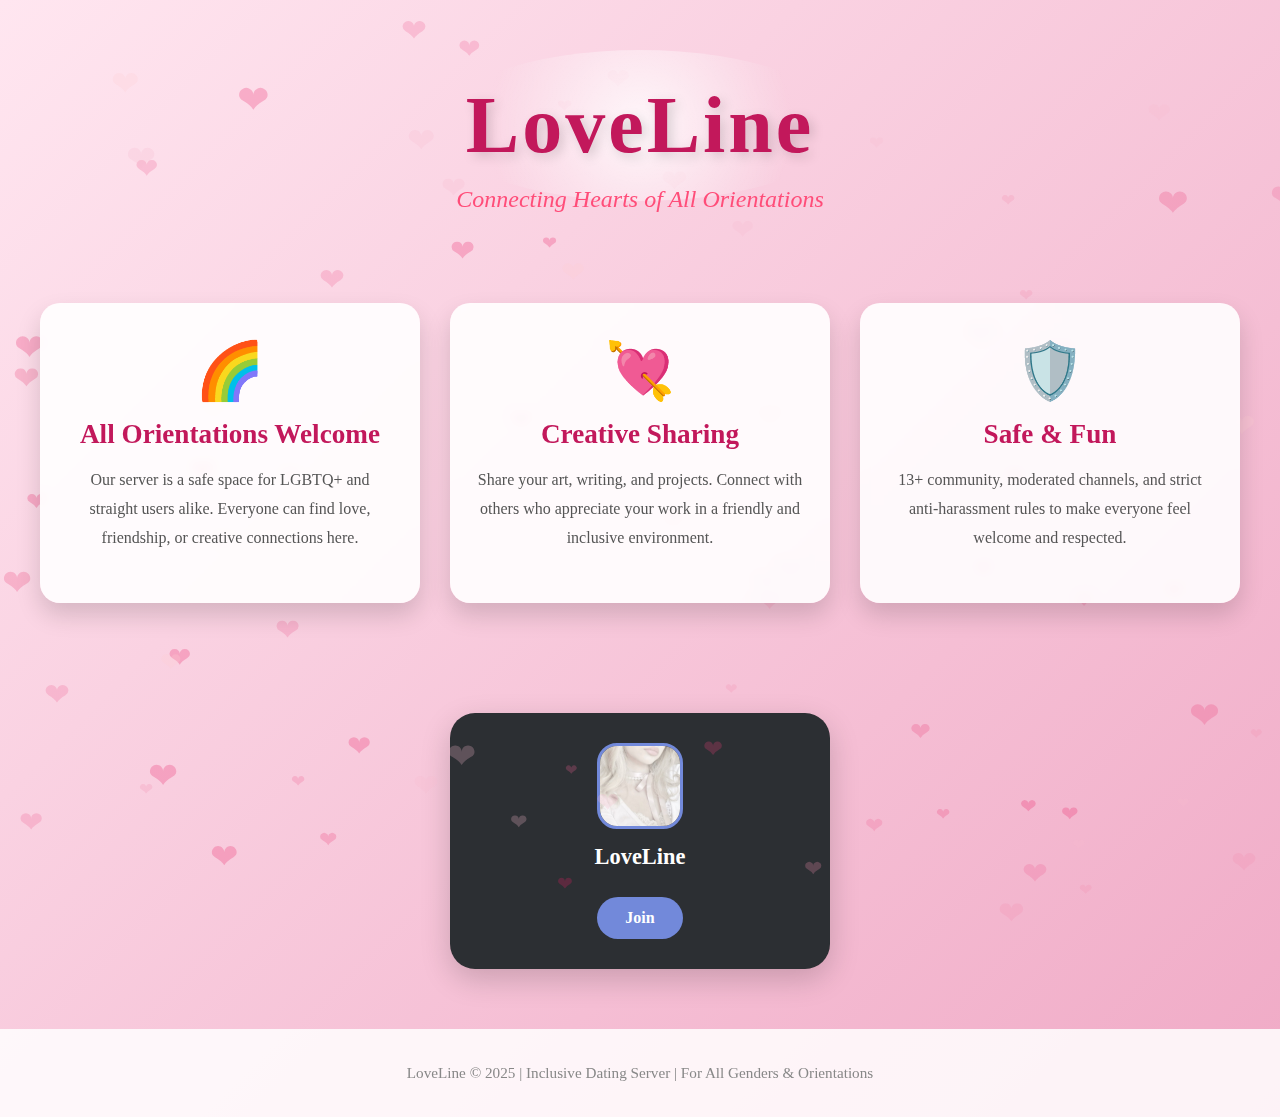
<file: index.html>
<!DOCTYPE html>
<html lang="en">
<head>
    <meta charset="UTF-8">
    <meta name="viewport" content="width=device-width, initial-scale=1.0">
    <title>LoveLine - Inclusive Dating</title>
    <link rel="stylesheet" href="style.css">
</head>
<body>
    <script src="script.js" defer></script>

    <div class="header">
        <h1>LoveLine</h1>
        <div class="tagline">Connecting Hearts of All Orientations</div>
    </div>

    <div class="info-grid">
        <div class="info-card">
            <div class="icon">🌈</div>
            <h3>All Orientations Welcome</h3>
            <p>Our server is a safe space for LGBTQ+ and straight users alike. Everyone can find love, friendship, or creative connections here.</p>
        </div>

        <div class="info-card">
            <div class="icon">💘</div>
            <h3>Creative Sharing</h3>
            <p>Share your art, writing, and projects. Connect with others who appreciate your work in a friendly and inclusive environment.</p>
        </div>

        <div class="info-card">
            <div class="icon">🛡️</div>
            <h3>Safe & Fun</h3>
            <p>13+ community, moderated channels, and strict anti-harassment rules to make everyone feel welcome and respected.</p>
        </div>
    </div>

    <div class="discord-frame">
        <img src="Assets/ICON.png" alt="LoveLine Icon">
        <h3>LoveLine</h3>
        <a href="https://discord.gg/jBbtECujyw" target="_blank" class="discord-join">Join</a>
    </div>

    <footer>
        LoveLine © 2025 | Inclusive Dating Server | For All Genders & Orientations
    </footer>
</body>
</html>
</file>
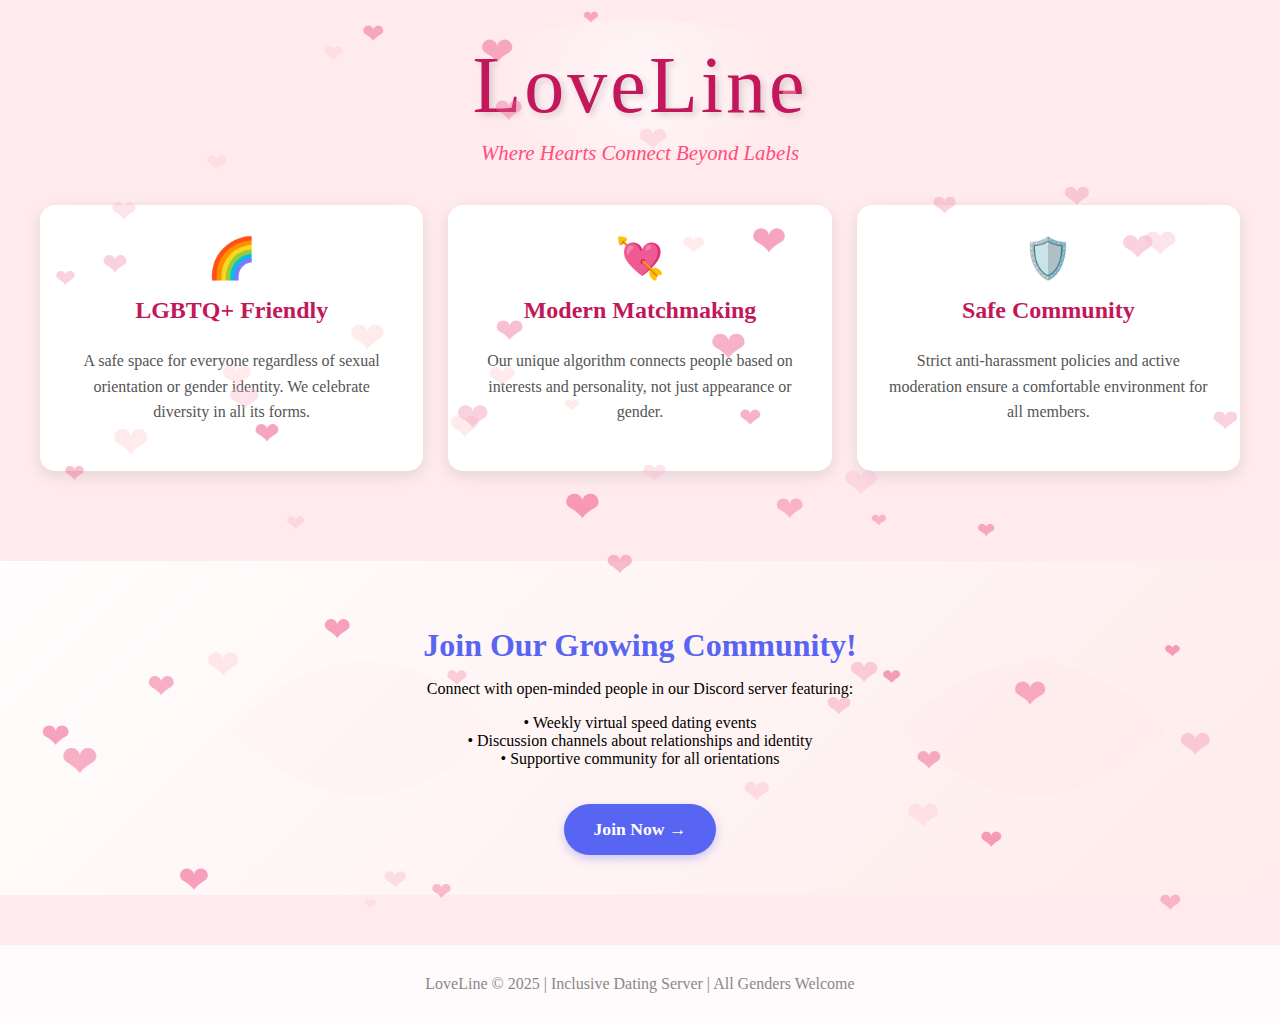
<file: Index.html>
<!DOCTYPE html>
<html lang="en">
<head>
    <meta charset="UTF-8">
    <meta name="viewport" content="width=device-width, initial-scale=1.0">
    <title>LoveLine - Inclusive Dating</title>
    <style>
        :root {
            --pink: #ff4d79;
            --dark-pink: #c2185b;
            --discord-blue: #5865F2;
        }
        
        body {
            background-color: #ffebee;
            font-family: 'Georgia', serif;
            margin: 0;
            overflow-x: hidden;
            min-height: 100vh;
        }
        
        /* ANIMATED HEARTS */
        .heart {
            position: absolute;
            opacity: 0.4;
            animation: float 8s ease-in-out infinite;
            pointer-events: none;
            font-size: 24px;
        }
        
        @keyframes float {
            0%, 100% { transform: translateY(0) rotate(0deg); }
            50% { transform: translateY(-30px) rotate(15deg); }
        }
        
        /* MAIN HEADER */
        .header {
            text-align: center;
            padding: 40px 20px 0;
            position: relative;
        }
        
        h1 {
            color: var(--dark-pink);
            font-size: 5em;
            font-weight: normal;
            letter-spacing: 3px;
            text-shadow: 3px 3px 6px rgba(0, 0, 0, 0.15);
            margin: 0;
            position: relative;
            display: inline-block;
        }
        
        h1::after {
            content: '';
            position: absolute;
            top: -20px;
            left: -20px;
            right: -20px;
            bottom: -20px;
            background: radial-gradient(circle, rgba(255,255,255,0.9) 0%, rgba(255,255,255,0) 70%);
            z-index: -1;
            opacity: 0.6;
            border-radius: 50%;
            animation: pulse 3s infinite;
        }
        
        .tagline {
            color: var(--pink);
            font-style: italic;
            margin-top: 10px;
            font-size: 1.3em;
        }
        
        /* INFO CARDS */
        .info-grid {
            display: grid;
            grid-template-columns: repeat(auto-fit, minmax(300px, 1fr));
            gap: 25px;
            padding: 40px;
            max-width: 1200px;
            margin: 0 auto;
        }
        
        .info-card {
            background: white;
            border-radius: 15px;
            padding: 30px;
            box-shadow: 0 5px 15px rgba(0,0,0,0.1);
            transition: transform 0.3s;
            text-align: center;
        }
        
        .info-card:hover {
            transform: translateY(-10px);
        }
        
        .info-card h3 {
            color: var(--dark-pink);
            font-size: 1.5em;
            margin-top: 0;
        }
        
        .info-card p {
            color: #555;
            line-height: 1.6;
        }
        
        .icon {
            font-size: 2.5em;
            margin-bottom: 15px;
            color: var(--pink);
        }
        
        /* DISCORD PROMO */
        .discord-promo {
            background: linear-gradient(135deg, rgba(255,255,255,0.9) 0%, rgba(255,235,235,0.9) 100%);
            padding: 40px 20px;
            text-align: center;
            margin: 50px 0;
            position: relative;
            overflow: hidden;
        }
        
        .discord-promo::before {
            content: "";
            position: absolute;
            top: -50%;
            left: -50%;
            width: 200%;
            height: 200%;
            background: url('data:image/svg+xml;utf8,<svg xmlns="http://www.w3.org/2000/svg" viewBox="0 0 100 100" fill="%23ff4d7930"><path d="M30,50 Q50,30 70,50 Q50,70 30,50"></path></svg>');
            animation: drift 60s linear infinite;
            z-index: -1;
        }
        
        .discord-promo h2 {
            color: var(--discord-blue);
            font-size: 2em;
            margin-bottom: 15px;
        }
        
        .discord-btn {
            background-color: var(--discord-blue);
            color: white;
            padding: 15px 30px;
            border-radius: 30px;
            text-decoration: none;
            font-weight: bold;
            display: inline-block;
            transition: all 0.3s ease;
            font-size: 1.1em;
            margin-top: 20px;
            box-shadow: 0 4px 10px rgba(88, 101, 242, 0.3);
        }
        
        .discord-btn:hover {
            background-color: #4752C4;
            transform: translateY(-3px);
            box-shadow: 0 7px 15px rgba(88, 101, 242, 0.4);
        }
        
        /* TESTIMONIAL */
        .testimonial {
            font-style: italic;
            max-width: 600px;
            margin: 40px auto;
            padding: 30px;
            border-left: 3px solid var(--pink);
            background: rgba(255, 255, 255, 0.7);
        }
        
        /* ANIMATIONS */
        @keyframes pulse {
            0% { transform: scale(0.95); opacity: 0.6; }
            50% { transform: scale(1.05); opacity: 0.3; }
            100% { transform: scale(0.95); opacity: 0.6; }
        }
        
        @keyframes drift {
            0% { transform: rotate(0deg); }
            100% { transform: rotate(360deg); }
        }
        
        /* FOOTER */
        footer {
            text-align: center;
            padding: 30px;
            color: #888;
            background: rgba(255, 255, 255, 0.8);
            margin-top: 50px;
        }
    </style>
</head>
<body>
    <!-- ANIMATED HEARTS -->
    <script>
        document.addEventListener('DOMContentLoaded', function() {
            const colors = ['#ffcdd2', '#f8bbd0', '#f48fb1', '#f06292', '#ec407a', '#e91e63'];
            const body = document.body;
            
            for (let i = 0; i < 60; i++) {
                const heart = document.createElement('div');
                heart.innerHTML = '❤';
                heart.classList.add('heart');
                heart.style.left = Math.random() * 100 + 'vw';
                heart.style.top = Math.random() * 100 + 'vh';
                heart.style.fontSize = (Math.random() * 30 + 15) + 'px';
                heart.style.animationDelay = Math.random() * 8 + 's';
                heart.style.animationDuration = (Math.random() * 10 + 8) + 's';
                heart.style.color = colors[Math.floor(Math.random() * colors.length)];
                body.appendChild(heart);
            }
        });
    </script>
    
    <div class="header">
        <h1>LoveLine</h1>
        <div class="tagline">Where Hearts Connect Beyond Labels</div>
    </div>
    
    <!-- INFO CARDS -->
    <div class="info-grid">
        <div class="info-card">
            <div class="icon">🌈</div>
            <h3>LGBTQ+ Friendly</h3>
            <p>A safe space for everyone regardless of sexual orientation or gender identity. We celebrate diversity in all its forms.</p>
        </div>
        
        <div class="info-card">
            <div class="icon">💘</div>
            <h3>Modern Matchmaking</h3>
            <p>Our unique algorithm connects people based on interests and personality, not just appearance or gender.</p>
        </div>
        
        <div class="info-card">
            <div class="icon">🛡️</div>
            <h3>Safe Community</h3>
            <p>Strict anti-harassment policies and active moderation ensure a comfortable environment for all members.</p>
        </div>
    </div>
    
    <!-- DISCORD PROMO -->
    <div class="discord-promo">
        <h2>Join Our Growing Community!</h2>
        <p>Connect with open-minded people in our Discord server featuring:</p>
        <p>• Weekly virtual speed dating events<br>
           • Discussion channels about relationships and identity<br>
           • Supportive community for all orientations</p>
        <a href="https://discord.gg/8QbZDy25Z3" class="discord-btn" target="_blank">Join Now →</a>
    </div>
    
    <footer>
        LoveLine © 2025 | Inclusive Dating Server | All Genders Welcome
    </footer>
</body>
</html>
</file>
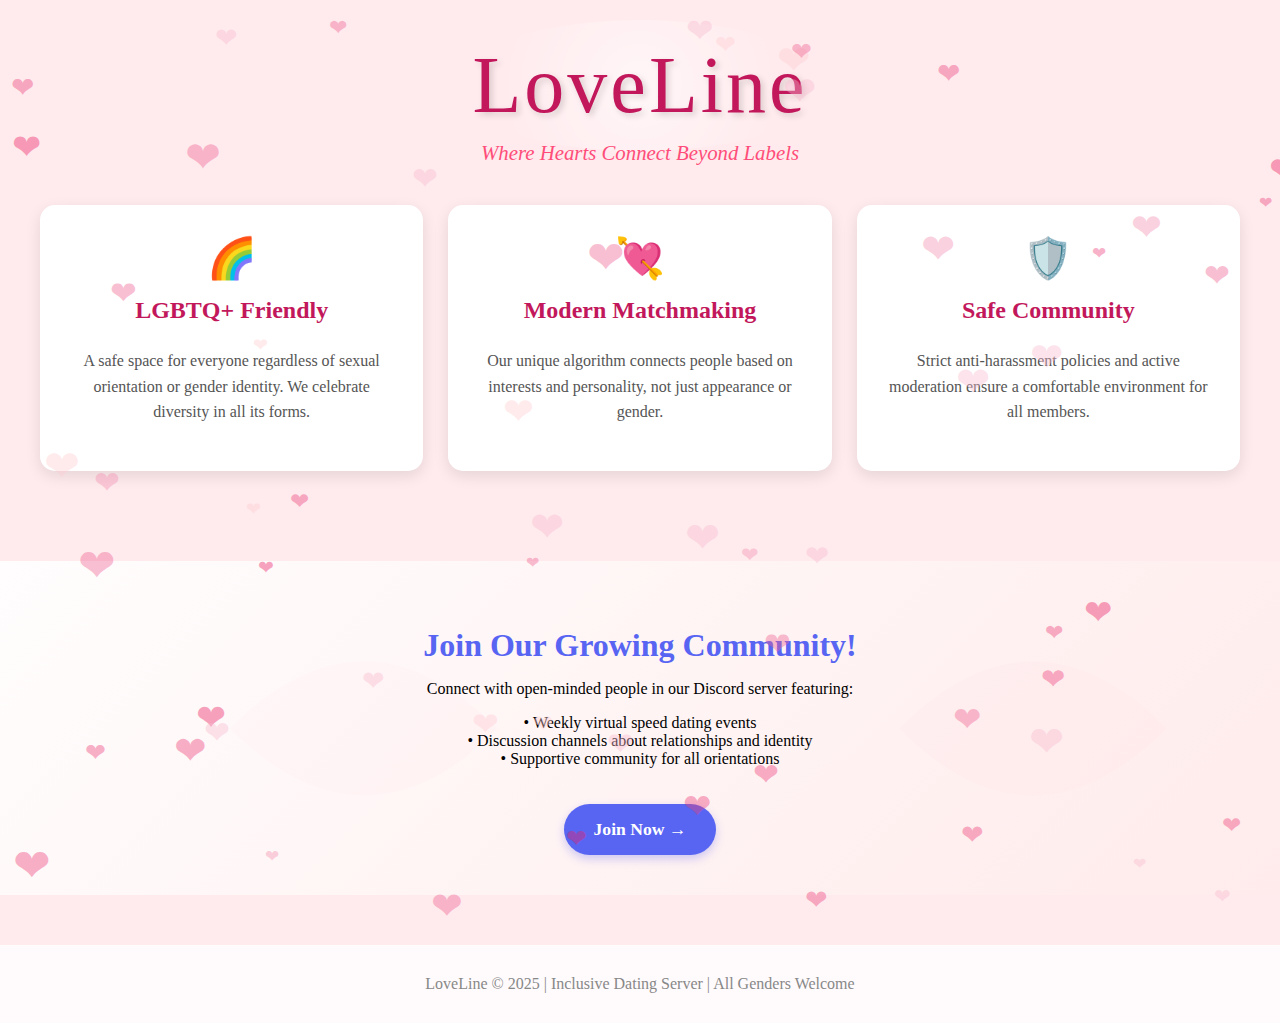
<file: LoveLine.html>
<!DOCTYPE html>
<html lang="en">
<head>
    <meta charset="UTF-8">
    <meta name="viewport" content="width=device-width, initial-scale=1.0">
    <title>LoveLine - Inclusive Dating</title>
    <style>
        :root {
            --pink: #ff4d79;
            --dark-pink: #c2185b;
            --discord-blue: #5865F2;
        }
        
        body {
            background-color: #ffebee;
            font-family: 'Georgia', serif;
            margin: 0;
            overflow-x: hidden;
            min-height: 100vh;
        }
        
        /* ANIMATED HEARTS */
        .heart {
            position: absolute;
            opacity: 0.4;
            animation: float 8s ease-in-out infinite;
            pointer-events: none;
            font-size: 24px;
        }
        
        @keyframes float {
            0%, 100% { transform: translateY(0) rotate(0deg); }
            50% { transform: translateY(-30px) rotate(15deg); }
        }
        
        /* MAIN HEADER */
        .header {
            text-align: center;
            padding: 40px 20px 0;
            position: relative;
        }
        
        h1 {
            color: var(--dark-pink);
            font-size: 5em;
            font-weight: normal;
            letter-spacing: 3px;
            text-shadow: 3px 3px 6px rgba(0, 0, 0, 0.15);
            margin: 0;
            position: relative;
            display: inline-block;
        }
        
        h1::after {
            content: '';
            position: absolute;
            top: -20px;
            left: -20px;
            right: -20px;
            bottom: -20px;
            background: radial-gradient(circle, rgba(255,255,255,0.9) 0%, rgba(255,255,255,0) 70%);
            z-index: -1;
            opacity: 0.6;
            border-radius: 50%;
            animation: pulse 3s infinite;
        }
        
        .tagline {
            color: var(--pink);
            font-style: italic;
            margin-top: 10px;
            font-size: 1.3em;
        }
        
        /* INFO CARDS */
        .info-grid {
            display: grid;
            grid-template-columns: repeat(auto-fit, minmax(300px, 1fr));
            gap: 25px;
            padding: 40px;
            max-width: 1200px;
            margin: 0 auto;
        }
        
        .info-card {
            background: white;
            border-radius: 15px;
            padding: 30px;
            box-shadow: 0 5px 15px rgba(0,0,0,0.1);
            transition: transform 0.3s;
            text-align: center;
        }
        
        .info-card:hover {
            transform: translateY(-10px);
        }
        
        .info-card h3 {
            color: var(--dark-pink);
            font-size: 1.5em;
            margin-top: 0;
        }
        
        .info-card p {
            color: #555;
            line-height: 1.6;
        }
        
        .icon {
            font-size: 2.5em;
            margin-bottom: 15px;
            color: var(--pink);
        }
        
        /* DISCORD PROMO */
        .discord-promo {
            background: linear-gradient(135deg, rgba(255,255,255,0.9) 0%, rgba(255,235,235,0.9) 100%);
            padding: 40px 20px;
            text-align: center;
            margin: 50px 0;
            position: relative;
            overflow: hidden;
        }
        
        .discord-promo::before {
            content: "";
            position: absolute;
            top: -50%;
            left: -50%;
            width: 200%;
            height: 200%;
            background: url('data:image/svg+xml;utf8,<svg xmlns="http://www.w3.org/2000/svg" viewBox="0 0 100 100" fill="%23ff4d7930"><path d="M30,50 Q50,30 70,50 Q50,70 30,50"></path></svg>');
            animation: drift 60s linear infinite;
            z-index: -1;
        }
        
        .discord-promo h2 {
            color: var(--discord-blue);
            font-size: 2em;
            margin-bottom: 15px;
        }
        
        .discord-btn {
            background-color: var(--discord-blue);
            color: white;
            padding: 15px 30px;
            border-radius: 30px;
            text-decoration: none;
            font-weight: bold;
            display: inline-block;
            transition: all 0.3s ease;
            font-size: 1.1em;
            margin-top: 20px;
            box-shadow: 0 4px 10px rgba(88, 101, 242, 0.3);
        }
        
        .discord-btn:hover {
            background-color: #4752C4;
            transform: translateY(-3px);
            box-shadow: 0 7px 15px rgba(88, 101, 242, 0.4);
        }
        
        /* TESTIMONIAL */
        .testimonial {
            font-style: italic;
            max-width: 600px;
            margin: 40px auto;
            padding: 30px;
            border-left: 3px solid var(--pink);
            background: rgba(255, 255, 255, 0.7);
        }
        
        /* ANIMATIONS */
        @keyframes pulse {
            0% { transform: scale(0.95); opacity: 0.6; }
            50% { transform: scale(1.05); opacity: 0.3; }
            100% { transform: scale(0.95); opacity: 0.6; }
        }
        
        @keyframes drift {
            0% { transform: rotate(0deg); }
            100% { transform: rotate(360deg); }
        }
        
        /* FOOTER */
        footer {
            text-align: center;
            padding: 30px;
            color: #888;
            background: rgba(255, 255, 255, 0.8);
            margin-top: 50px;
        }
    </style>
</head>
<body>
    <!-- ANIMATED HEARTS -->
    <script>
        document.addEventListener('DOMContentLoaded', function() {
            const colors = ['#ffcdd2', '#f8bbd0', '#f48fb1', '#f06292', '#ec407a', '#e91e63'];
            const body = document.body;
            
            for (let i = 0; i < 60; i++) {
                const heart = document.createElement('div');
                heart.innerHTML = '❤';
                heart.classList.add('heart');
                heart.style.left = Math.random() * 100 + 'vw';
                heart.style.top = Math.random() * 100 + 'vh';
                heart.style.fontSize = (Math.random() * 30 + 15) + 'px';
                heart.style.animationDelay = Math.random() * 8 + 's';
                heart.style.animationDuration = (Math.random() * 10 + 8) + 's';
                heart.style.color = colors[Math.floor(Math.random() * colors.length)];
                body.appendChild(heart);
            }
        });
    </script>
    
    <div class="header">
        <h1>LoveLine</h1>
        <div class="tagline">Where Hearts Connect Beyond Labels</div>
    </div>
    
    <!-- INFO CARDS -->
    <div class="info-grid">
        <div class="info-card">
            <div class="icon">🌈</div>
            <h3>LGBTQ+ Friendly</h3>
            <p>A safe space for everyone regardless of sexual orientation or gender identity. We celebrate diversity in all its forms.</p>
        </div>
        
        <div class="info-card">
            <div class="icon">💘</div>
            <h3>Modern Matchmaking</h3>
            <p>Our unique algorithm connects people based on interests and personality, not just appearance or gender.</p>
        </div>
        
        <div class="info-card">
            <div class="icon">🛡️</div>
            <h3>Safe Community</h3>
            <p>Strict anti-harassment policies and active moderation ensure a comfortable environment for all members.</p>
        </div>
    </div>
    
    <!-- DISCORD PROMO -->
    <div class="discord-promo">
        <h2>Join Our Growing Community!</h2>
        <p>Connect with open-minded people in our Discord server featuring:</p>
        <p>• Weekly virtual speed dating events<br>
           • Discussion channels about relationships and identity<br>
           • Supportive community for all orientations</p>
        <a href="https://discord.gg/8QbZDy25Z3" class="discord-btn" target="_blank">Join Now →</a>
    </div>
    
    <footer>
        LoveLine © 2025 | Inclusive Dating Server | All Genders Welcome
    </footer>
</body>
</html>
</file>
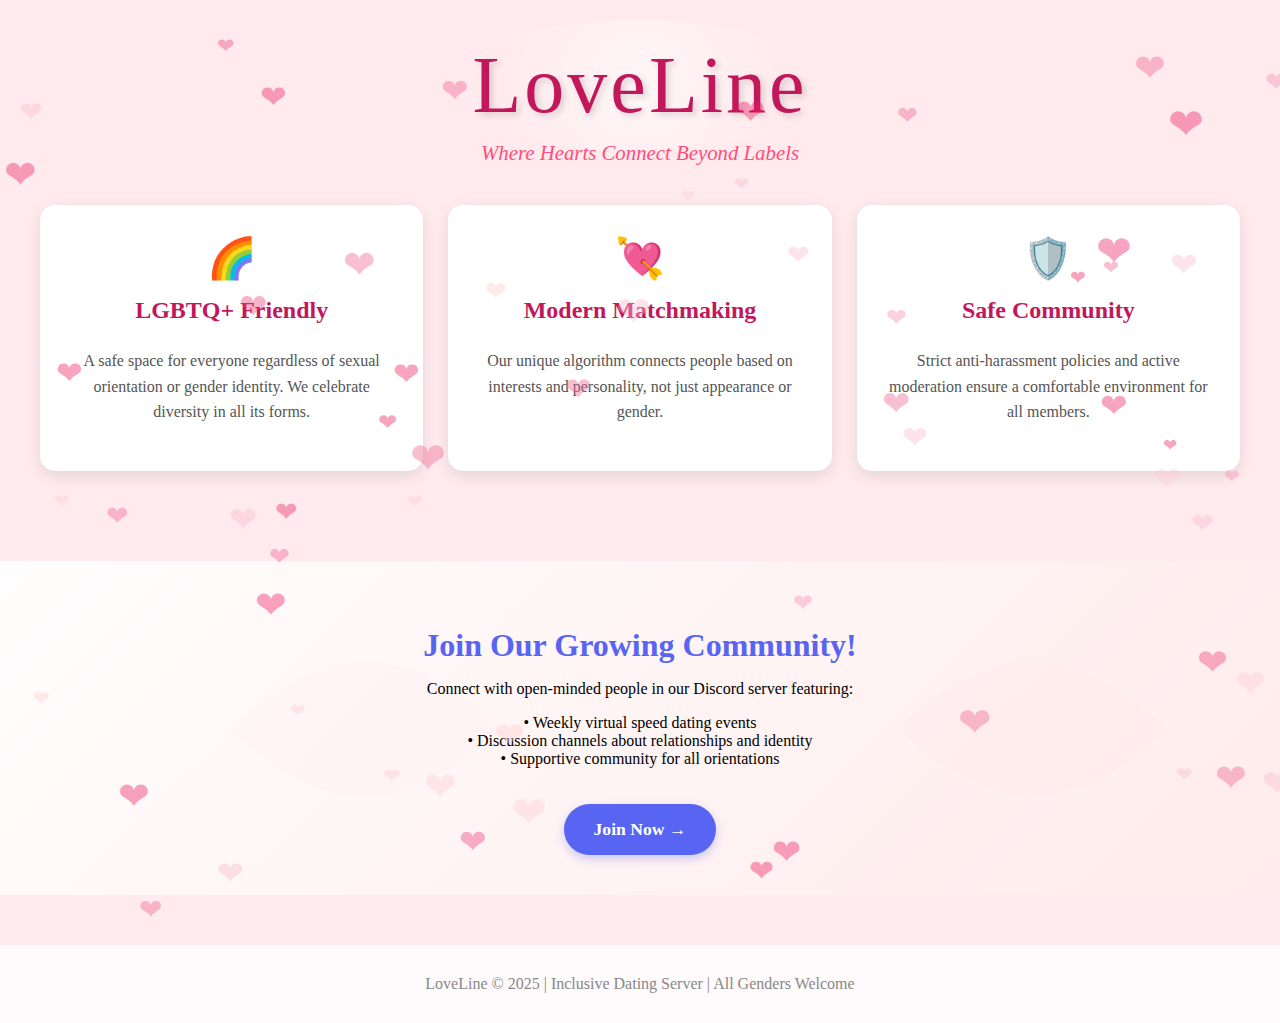
<file: Old_Version/index_old.html>
<!DOCTYPE html>
<html lang="en">
<head>
    <meta charset="UTF-8">
    <meta name="viewport" content="width=device-width, initial-scale=1.0">
    <title>LoveLine - Inclusive Dating</title>
    <style>
        :root {
            --pink: #ff4d79;
            --dark-pink: #c2185b;
            --discord-blue: #5865F2;
        }
        
        body {
            background-color: #ffebee;
            font-family: 'Georgia', serif;
            margin: 0;
            overflow-x: hidden;
            min-height: 100vh;
        }
        
        /* ANIMATED HEARTS */
        .heart {
            position: absolute;
            opacity: 0.4;
            animation: float 8s ease-in-out infinite;
            pointer-events: none;
            font-size: 24px;
        }
        
        @keyframes float {
            0%, 100% { transform: translateY(0) rotate(0deg); }
            50% { transform: translateY(-30px) rotate(15deg); }
        }
        
        /* MAIN HEADER */
        .header {
            text-align: center;
            padding: 40px 20px 0;
            position: relative;
        }
        
        h1 {
            color: var(--dark-pink);
            font-size: 5em;
            font-weight: normal;
            letter-spacing: 3px;
            text-shadow: 3px 3px 6px rgba(0, 0, 0, 0.15);
            margin: 0;
            position: relative;
            display: inline-block;
        }
        
        h1::after {
            content: '';
            position: absolute;
            top: -20px;
            left: -20px;
            right: -20px;
            bottom: -20px;
            background: radial-gradient(circle, rgba(255,255,255,0.9) 0%, rgba(255,255,255,0) 70%);
            z-index: -1;
            opacity: 0.6;
            border-radius: 50%;
            animation: pulse 3s infinite;
        }
        
        .tagline {
            color: var(--pink);
            font-style: italic;
            margin-top: 10px;
            font-size: 1.3em;
        }
        
        /* INFO CARDS */
        .info-grid {
            display: grid;
            grid-template-columns: repeat(auto-fit, minmax(300px, 1fr));
            gap: 25px;
            padding: 40px;
            max-width: 1200px;
            margin: 0 auto;
        }
        
        .info-card {
            background: white;
            border-radius: 15px;
            padding: 30px;
            box-shadow: 0 5px 15px rgba(0,0,0,0.1);
            transition: transform 0.3s;
            text-align: center;
        }
        
        .info-card:hover {
            transform: translateY(-10px);
        }
        
        .info-card h3 {
            color: var(--dark-pink);
            font-size: 1.5em;
            margin-top: 0;
        }
        
        .info-card p {
            color: #555;
            line-height: 1.6;
        }
        
        .icon {
            font-size: 2.5em;
            margin-bottom: 15px;
            color: var(--pink);
        }
        
        /* DISCORD PROMO */
        .discord-promo {
            background: linear-gradient(135deg, rgba(255,255,255,0.9) 0%, rgba(255,235,235,0.9) 100%);
            padding: 40px 20px;
            text-align: center;
            margin: 50px 0;
            position: relative;
            overflow: hidden;
        }
        
        .discord-promo::before {
            content: "";
            position: absolute;
            top: -50%;
            left: -50%;
            width: 200%;
            height: 200%;
            background: url('data:image/svg+xml;utf8,<svg xmlns="http://www.w3.org/2000/svg" viewBox="0 0 100 100" fill="%23ff4d7930"><path d="M30,50 Q50,30 70,50 Q50,70 30,50"></path></svg>');
            animation: drift 60s linear infinite;
            z-index: -1;
        }
        
        .discord-promo h2 {
            color: var(--discord-blue);
            font-size: 2em;
            margin-bottom: 15px;
        }
        
        .discord-btn {
            background-color: var(--discord-blue);
            color: white;
            padding: 15px 30px;
            border-radius: 30px;
            text-decoration: none;
            font-weight: bold;
            display: inline-block;
            transition: all 0.3s ease;
            font-size: 1.1em;
            margin-top: 20px;
            box-shadow: 0 4px 10px rgba(88, 101, 242, 0.3);
        }
        
        .discord-btn:hover {
            background-color: #4752C4;
            transform: translateY(-3px);
            box-shadow: 0 7px 15px rgba(88, 101, 242, 0.4);
        }
        
        /* TESTIMONIAL */
        .testimonial {
            font-style: italic;
            max-width: 600px;
            margin: 40px auto;
            padding: 30px;
            border-left: 3px solid var(--pink);
            background: rgba(255, 255, 255, 0.7);
        }
        
        /* ANIMATIONS */
        @keyframes pulse {
            0% { transform: scale(0.95); opacity: 0.6; }
            50% { transform: scale(1.05); opacity: 0.3; }
            100% { transform: scale(0.95); opacity: 0.6; }
        }
        
        @keyframes drift {
            0% { transform: rotate(0deg); }
            100% { transform: rotate(360deg); }
        }
        
        /* FOOTER */
        footer {
            text-align: center;
            padding: 30px;
            color: #888;
            background: rgba(255, 255, 255, 0.8);
            margin-top: 50px;
        }
    </style>
</head>
<body>
    <!-- ANIMATED HEARTS -->
    <script>
        document.addEventListener('DOMContentLoaded', function() {
            const colors = ['#ffcdd2', '#f8bbd0', '#f48fb1', '#f06292', '#ec407a', '#e91e63'];
            const body = document.body;
            
            for (let i = 0; i < 60; i++) {
                const heart = document.createElement('div');
                heart.innerHTML = '❤';
                heart.classList.add('heart');
                heart.style.left = Math.random() * 100 + 'vw';
                heart.style.top = Math.random() * 100 + 'vh';
                heart.style.fontSize = (Math.random() * 30 + 15) + 'px';
                heart.style.animationDelay = Math.random() * 8 + 's';
                heart.style.animationDuration = (Math.random() * 10 + 8) + 's';
                heart.style.color = colors[Math.floor(Math.random() * colors.length)];
                body.appendChild(heart);
            }
        });
    </script>
    
    <div class="header">
        <h1>LoveLine</h1>
        <div class="tagline">Where Hearts Connect Beyond Labels</div>
    </div>
    
    <!-- INFO CARDS -->
    <div class="info-grid">
        <div class="info-card">
            <div class="icon">🌈</div>
            <h3>LGBTQ+ Friendly</h3>
            <p>A safe space for everyone regardless of sexual orientation or gender identity. We celebrate diversity in all its forms.</p>
        </div>
        
        <div class="info-card">
            <div class="icon">💘</div>
            <h3>Modern Matchmaking</h3>
            <p>Our unique algorithm connects people based on interests and personality, not just appearance or gender.</p>
        </div>
        
        <div class="info-card">
            <div class="icon">🛡️</div>
            <h3>Safe Community</h3>
            <p>Strict anti-harassment policies and active moderation ensure a comfortable environment for all members.</p>
        </div>
    </div>
    
    <!-- DISCORD PROMO -->
    <div class="discord-promo">
        <h2>Join Our Growing Community!</h2>
        <p>Connect with open-minded people in our Discord server featuring:</p>
        <p>• Weekly virtual speed dating events<br>
           • Discussion channels about relationships and identity<br>
           • Supportive community for all orientations</p>
        <a href="https://discord.gg/8QbZDy25Z3" class="discord-btn" target="_blank">Join Now →</a>
    </div>
    
    <footer>
        LoveLine © 2025 | Inclusive Dating Server | All Genders Welcome
    </footer>
</body>
</html>
</file>
<file: style.css>
:root {
    --pink: #ff4d79;
    --dark-pink: #c2185b;
    --discord-purple: #7289da;
    --light-bg: linear-gradient(135deg, #ffe6f0, #f0aac6);
    --card-bg: rgba(255, 255, 255, 0.9);
}

body {
    background: var(--light-bg);
    font-family: 'Georgia', serif;
    margin: 0;
    min-height: 100vh;
    position: relative;
    overflow-x: hidden;
}

/* HEARTS */
.heart {
    position: fixed;
    opacity: 0.25;
    font-size: 24px;
    pointer-events: none;
    animation: float 10s ease-in-out infinite;
    z-index: 0;
}

@keyframes float {
    0%, 100% { transform: translateY(0) rotate(0deg); }
    50% { transform: translateY(-50px) rotate(20deg); }
}

/* HEADER */
.header {
    text-align: center;
    padding: 80px 20px 40px;
    position: relative;
    z-index: 1;
}

h1 {
    color: var(--dark-pink);
    font-size: clamp(3rem, 8vw, 5rem);
    font-weight: 700;
    letter-spacing: 3px;
    text-shadow: 4px 4px 12px rgba(0,0,0,0.15);
    margin: 0;
    display: inline-block;
    position: relative;
}

h1::after {
    content: '';
    position: absolute;
    top: -30px;
    left: -30px;
    right: -30px;
    bottom: -30px;
    background: radial-gradient(circle, rgba(255,255,255,0.8) 0%, rgba(255,255,255,0) 70%);
    z-index: -1;
    border-radius: 50%;
    animation: pulse 3s infinite;
}

.tagline {
    color: var(--pink);
    font-style: italic;
    margin-top: 15px;
    font-size: 1.5em;
}

/* INFO CARDS */
.info-grid {
    display: grid;
    grid-template-columns: repeat(auto-fit, minmax(280px, 1fr));
    gap: 30px;
    padding: 50px 20px;
    max-width: 1200px;
    margin: 0 auto;
    z-index: 1;
    position: relative;
}

.info-card {
    background: var(--card-bg);
    border-radius: 20px;
    padding: 35px 25px;
    box-shadow: 0 12px 25px rgba(0,0,0,0.15);
    transition: transform 0.4s ease, box-shadow 0.4s ease;
    text-align: center;
    backdrop-filter: blur(5px);
}

.info-card:hover {
    transform: translateY(-12px) scale(1.02);
    box-shadow: 0 20px 35px rgba(0,0,0,0.2);
}

.info-card h3 {
    color: var(--dark-pink);
    font-size: 1.7em;
    margin: 15px 0 10px;
}

.info-card p {
    color: #555;
    line-height: 1.8;
    font-size: 1em;
}

.icon {
    font-size: 3.5em;
    margin-bottom: 15px;
    color: var(--pink);
}

/* DISCORD FRAME */
.discord-frame {
    width: 320px;
    background: #2c2f33;
    border-radius: 25px;
    box-shadow: 0 10px 30px rgba(0,0,0,0.18);
    margin: 60px auto;
    text-align: center;
    padding: 30px;
    display: flex;
    flex-direction: column;
    align-items: center;
    gap: 15px;
}

.discord-frame img {
    width: 80px;
    height: 80px;
    border-radius: 20px;
    border: 3px solid var(--discord-purple);
    background: white;
}

.discord-frame h3 {
    font-size: 1.4em;
    color: #fff;
    margin: 0;
}

.discord-frame p {
    font-size: 28px;                 /* większy i czytelny */
    color: #757fee;                  /* kolor Discorda */
    margin: 10px 0 20px 0;           /* odstęp od góry i dołu */
    text-align: center;              /* wyśrodkowanie napisu */
    font-weight: 900;                /* pogrubienie */
    font-family: 'Segoe UI', Tahoma, Geneva, Verdana, sans-serif; /* nowoczesna czcionka */
    text-shadow: 1px 1px 3px rgba(0,0,0,0.3); /* lekki cień dla efektu głębi */
    transition: color 0.3s, text-shadow 0.3s; /* płynna zmiana przy hover */
}


/* Stan początkowy (przygotowanie) */
.discord-frame.animate-ready {
    opacity: 0;
    transform: translateY(50px) scale(0.9);
    transition: all 0.8s ease-out;
}

/* Animacja po przewinięciu */
.discord-frame.animate-on-scroll {
    opacity: 1;
    transform: translateY(0) scale(1);
}


.member-count {
    font-weight: bold;
    font-size: 1.15em;
    color: #2c2f33;
}

.discord-join {
    margin-top: 12px;
    padding: 12px 28px;
    background: var(--discord-purple);
    color: white;
    text-decoration: none;
    border-radius: 30px;
    font-weight: bold;
    transition: all 0.3s ease;
}

.discord-join:hover {
    background: #5b6eae;
    transform: translateY(-3px) scale(1.03);
}

/* FOOTER */
footer {
    text-align: center;
    padding: 35px;
    color: #888;
    background: rgba(255, 255, 255, 0.85);
    margin-top: 50px;
    font-size: 0.95em;
    position: relative;
    z-index: 1;
}

@keyframes pulse {
    0% { transform: scale(0.95); opacity: 0.6; }
    50% { transform: scale(1.05); opacity: 0.3; }
    100% { transform: scale(0.95); opacity: 0.6; }
}
</file>
